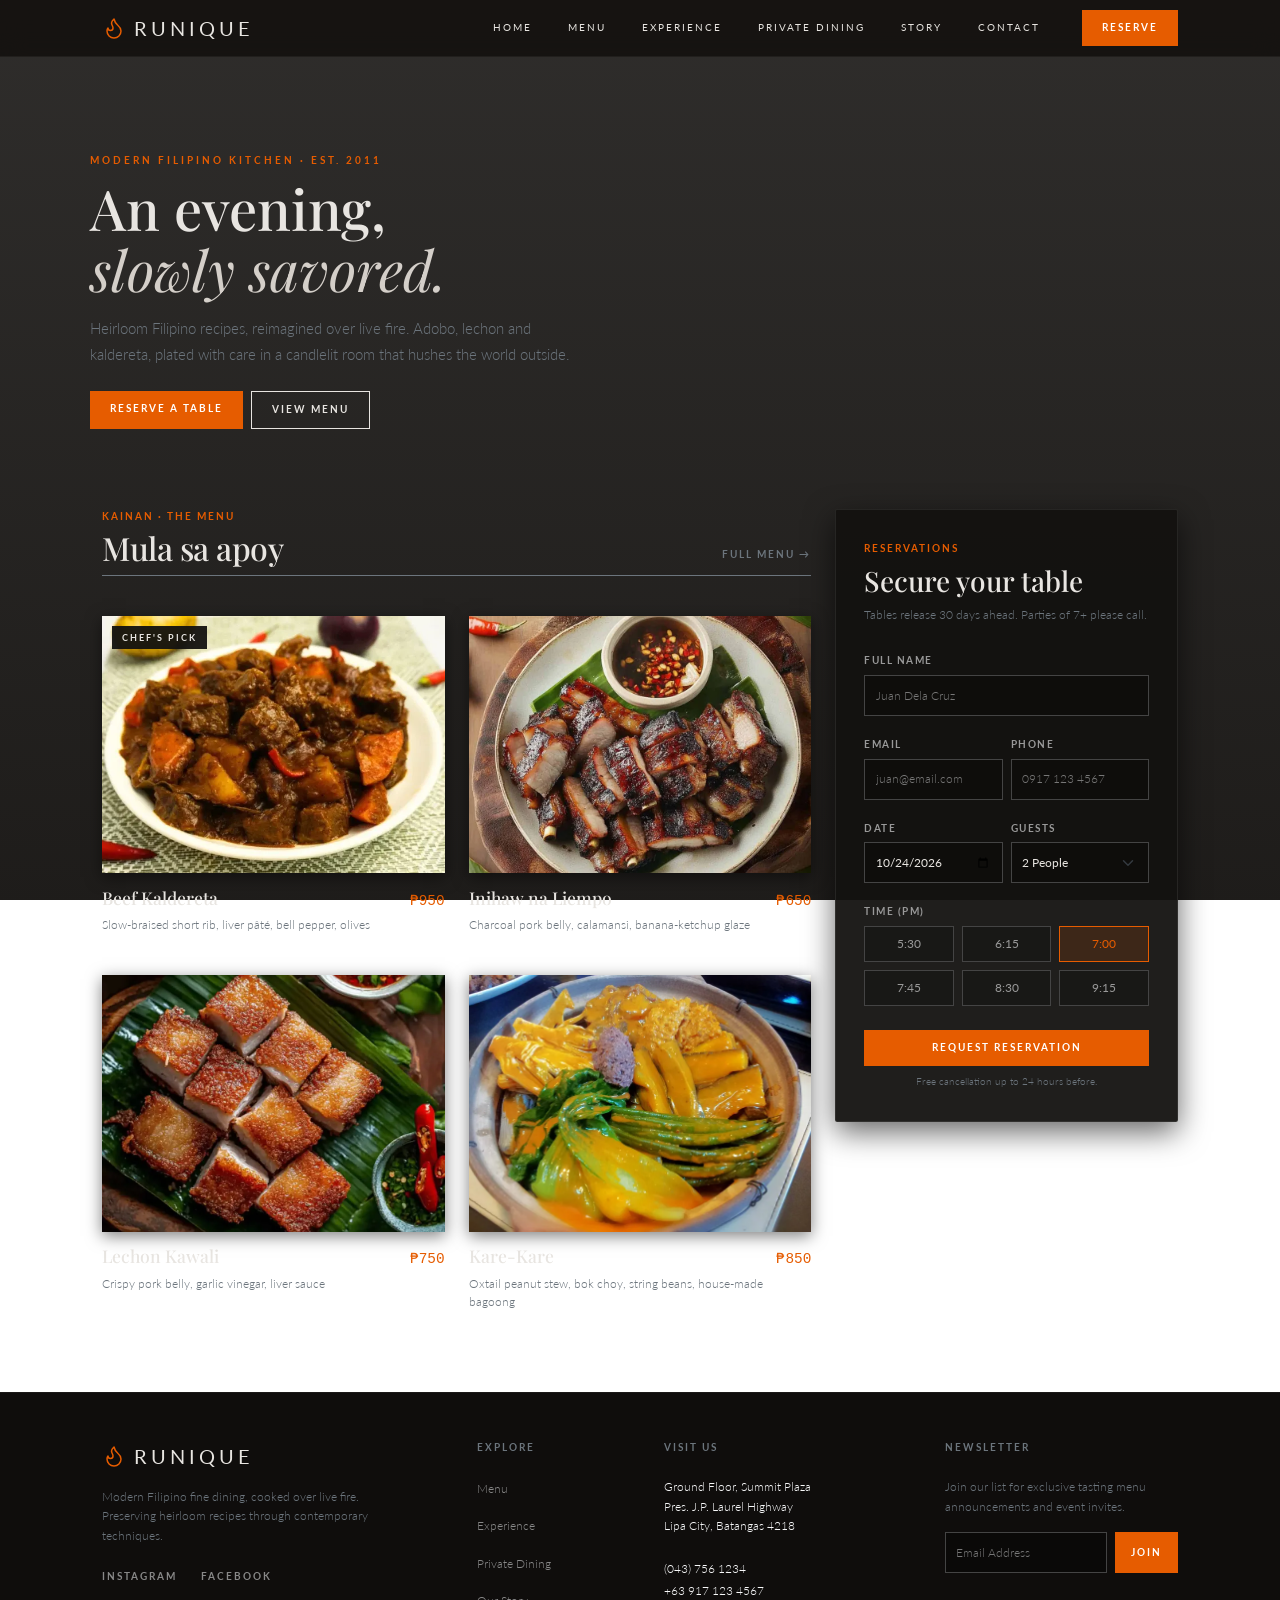
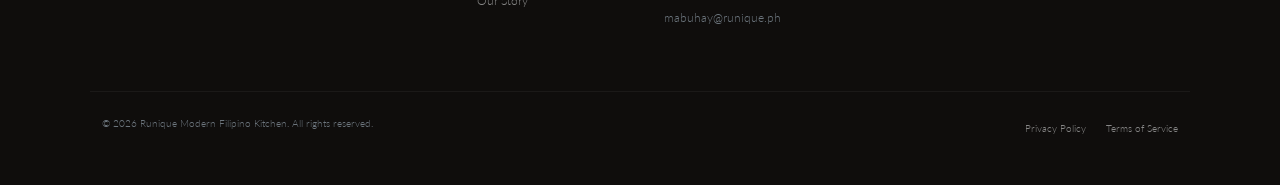
<file: index.html>
<!doctype html>
<html lang="en">
  <head>
    <meta charset="UTF-8" />
    <meta name="viewport" content="width=device-width, initial-scale=1.0" />
    <title>Runique</title>
    <link
      href="https://cdn.jsdelivr.net/npm/bootstrap@5.3.0/dist/css/bootstrap.min.css"
      rel="stylesheet"
    />
    <link
      href="https://fonts.googleapis.com/css2?family=Playfair+Display:ital,wght@0,400;0,500;0,600;1,400;1,500&family=Lato:wght@300;400;700&display=swap"
      rel="stylesheet"
    />
    <link rel="stylesheet" href="styles.css" />
  </head>
  <body>
    <!-- Sticky Navigation -->
    <nav class="navbar navbar-expand-lg py-2 sticky-top">
      <div class="container">
        <a class="navbar-brand d-flex align-items-center" href="index.html">
          <svg
            xmlns="http://www.w3.org/2000/svg"
            width="24"
            height="24"
            viewBox="0 0 24 24"
            fill="none"
            stroke="#E65C00"
            stroke-width="1.5"
            stroke-linecap="round"
            stroke-linejoin="round"
            class="me-2"
          >
            <path
              d="M8.5 14.5A2.5 2.5 0 0 0 11 12c0-1.38-.5-2-1-3-1.072-2.143-.224-4.054 2-6 .5 2.5 2 4.9 4 6.5 2 1.6 3 3.5 3 5.5a7 7 0 1 1-14 0c0-1.153.433-2.294 1-3a2.5 2.5 0 0 0 2.5 2.5z"
            ></path>
          </svg>
          RUNIQUE
        </a>
        <button
          class="navbar-toggler navbar-dark border-0"
          type="button"
          data-bs-toggle="collapse"
          data-bs-target="#navbarNav"
        >
          <span
            class="navbar-toggler-icon"
            style="width: 1.25em; height: 1.25em"
          ></span>
        </button>
        <div
          class="collapse navbar-collapse justify-content-end"
          id="navbarNav"
        >
          <ul class="navbar-nav align-items-center">
            <li class="nav-item">
              <a class="nav-link text-orange" href="index.html">Home</a>
            </li>
            <li class="nav-item">
              <a class="nav-link" href="menu.html">Menu</a>
            </li>
            <li class="nav-item">
              <a class="nav-link" href="experience.html">Experience</a>
            </li>
            <li class="nav-item">
              <a class="nav-link" href="private-dining.html">Private Dining</a>
            </li>
            <li class="nav-item">
              <a class="nav-link" href="about.html">Story</a>
            </li>
            <li class="nav-item">
              <a class="nav-link" href="contact.html">Contact</a>
            </li>
            <li class="nav-item ms-lg-4 mt-2 mt-lg-0">
              <a class="btn btn-orange" href="reserve.html">Reserve</a>
            </li>
          </ul>
        </div>
      </div>
    </nav>

    <!-- Hero Section -->
    <section class="container hero-section">
      <div class="row">
        <div class="col-lg-8">
          <p
            class="text-orange text-uppercase mb-2"
            style="letter-spacing: 3px; font-size: 0.65rem; font-weight: 700"
          >
            Modern Filipino Kitchen · Est. 2011
          </p>
          <h1 class="hero-title">An evening,<br /><em>slowly savored.</em></h1>
          <p
            class="text-secondary mb-4"
            style="
              max-width: 480px;
              font-size: 0.95rem;
              line-height: 1.7;
              font-weight: 300;
            "
          >
            Heirloom Filipino recipes, reimagined over live fire. Adobo, lechon
            and kaldereta, plated with care in a candlelit room that hushes the
            world outside.
          </p>
          <div class="d-flex gap-2 flex-wrap">
            <a href="reserve.html" class="btn btn-orange">Reserve a Table</a>
            <a href="menu.html" class="btn btn-outline-light">View Menu</a>
          </div>
        </div>
      </div>
    </section>

    <!-- Main Content Area: Menu & Sidebar -->
    <section class="container">
      <div class="row g-4">
        <div class="col-lg-8">
          <div
            class="d-flex justify-content-between align-items-end mb-3 border-bottom border-secondary pb-2"
          >
            <div>
              <p
                class="text-orange text-uppercase mb-1"
                style="
                  font-size: 0.65rem;
                  letter-spacing: 2px;
                  font-weight: 700;
                "
              >
                Kainan · The Menu
              </p>
              <h2
                style="
                  font-size: clamp(1.5rem, 3vw, 2rem);
                  letter-spacing: -0.5px;
                  margin-bottom: 0;
                "
              >
                Mula sa apoy
              </h2>
            </div>
            <a
              href="menu.html"
              class="text-secondary text-uppercase text-decoration-none footer-link pb-1"
              style="font-size: 0.65rem; letter-spacing: 2px; font-weight: 700"
              >Full Menu →</a
            >
          </div>

          <div class="row g-4 mt-1">
            <div class="col-md-6 menu-item-wrapper">
              <div class="image-container">
                <span class="chef-badge">Chef's Pick</span>
                <img
                  src="pictures/caldereta.webp"
                  class="menu-card-img"
                  alt="Beef Kaldereta"
                />
              </div>
              <div
                class="d-flex justify-content-between align-items-baseline mb-1"
              >
                <h3 class="mb-0 h6" style="font-size: 1.1rem">
                  Beef Kaldereta
                </h3>
                <span
                  class="text-orange font-monospace"
                  style="font-size: 0.9rem"
                  >₱950</span
                >
              </div>
              <p
                class="text-secondary small"
                style="line-height: 1.5; font-weight: 300"
              >
                Slow-braised short rib, liver pâté, bell pepper, olives
              </p>
            </div>

            <div class="col-md-6 menu-item-wrapper">
              <div class="image-container">
                <img
                  src="pictures/liempo.webp"
                  class="menu-card-img"
                  alt="Inihaw na Liempo"
                />
              </div>
              <div
                class="d-flex justify-content-between align-items-baseline mb-1"
              >
                <h3 class="mb-0 h6" style="font-size: 1.1rem">
                  Inihaw na Liempo
                </h3>
                <span
                  class="text-orange font-monospace"
                  style="font-size: 0.9rem"
                  >₱650</span
                >
              </div>
              <p
                class="text-secondary small"
                style="line-height: 1.5; font-weight: 300"
              >
                Charcoal pork belly, calamansi, banana-ketchup glaze
              </p>
            </div>

            <div class="col-md-6 menu-item-wrapper">
              <div class="image-container">
                <img
                  src="pictures/lechon.webp"
                  class="menu-card-img"
                  alt="Lechon Kawali"
                />
              </div>
              <div
                class="d-flex justify-content-between align-items-baseline mb-1"
              >
                <h3 class="mb-0 h6" style="font-size: 1.1rem">Lechon Kawali</h3>
                <span
                  class="text-orange font-monospace"
                  style="font-size: 0.9rem"
                  >₱750</span
                >
              </div>
              <p
                class="text-secondary small"
                style="line-height: 1.5; font-weight: 300"
              >
                Crispy pork belly, garlic vinegar, liver sauce
              </p>
            </div>

            <div class="col-md-6 menu-item-wrapper">
              <div class="image-container">
                <img
                  src="pictures/kare.webp"
                  class="menu-card-img"
                  alt="Kare-Kare"
                />
              </div>
              <div
                class="d-flex justify-content-between align-items-baseline mb-1"
              >
                <h3 class="mb-0 h6" style="font-size: 1.1rem">Kare-Kare</h3>
                <span
                  class="text-orange font-monospace"
                  style="font-size: 0.9rem"
                  >₱850</span
                >
              </div>
              <p
                class="text-secondary small"
                style="line-height: 1.5; font-weight: 300"
              >
                Oxtail peanut stew, bok choy, string beans, house-made bagoong
              </p>
            </div>
          </div>
        </div>

        <!-- Right Column: Reservation Sidebar -->
        <div class="col-lg-4">
          <div class="reservation-sidebar sticky-top">
            <p
              class="text-orange text-uppercase mb-2"
              style="font-size: 0.6rem; letter-spacing: 2px; font-weight: 700"
            >
              Reservations
            </p>
            <h3 class="mb-2" style="font-size: 1.75rem">Secure your table</h3>
            <p
              class="text-secondary small mb-4"
              style="line-height: 1.5; font-weight: 300"
            >
              Tables release 30 days ahead. Parties of 7+ please call.
            </p>

            <form action="reserve.html">
              <div class="mb-3">
                <label class="form-label">Full Name</label>
                <input
                  type="text"
                  class="form-control"
                  placeholder="Juan Dela Cruz"
                />
              </div>

              <div class="row g-2 mb-3">
                <div class="col-6">
                  <label class="form-label">Email</label>
                  <input
                    type="email"
                    class="form-control"
                    placeholder="juan@email.com"
                  />
                </div>
                <div class="col-6">
                  <label class="form-label">Phone</label>
                  <input
                    type="tel"
                    class="form-control"
                    placeholder="0917 123 4567"
                  />
                </div>
              </div>

              <div class="row g-2 mb-3">
                <div class="col-6">
                  <label class="form-label">Date</label>
                  <input type="date" class="form-control" value="2026-10-24" />
                </div>
                <div class="col-6">
                  <label class="form-label">Guests</label>
                  <select class="form-select">
                    <option>2 People</option>
                    <option>3 People</option>
                    <option>4 People</option>
                  </select>
                </div>
              </div>

              <label class="form-label">Time (PM)</label>
              <div class="row g-2 mb-4">
                <div class="col-4"><div class="time-slot">5:30</div></div>
                <div class="col-4"><div class="time-slot">6:15</div></div>
                <div class="col-4">
                  <div class="time-slot active">7:00</div>
                </div>
                <div class="col-4"><div class="time-slot">7:45</div></div>
                <div class="col-4"><div class="time-slot">8:30</div></div>
                <div class="col-4"><div class="time-slot">9:15</div></div>
              </div>

              <button type="submit" class="btn btn-orange w-100 mb-2">
                Request Reservation
              </button>
              <p
                class="text-secondary text-center"
                style="font-size: 0.65rem; font-weight: 300; margin-bottom: 0"
              >
                Free cancellation up to 24 hours before.
              </p>
            </form>
          </div>
        </div>
      </div>
    </section>

    <!-- Footer Area -->
    <footer class="site-footer">
      <div class="container">
        <div class="row g-5 mb-5">
          <!-- Column 1: Brand & Info -->
          <div class="col-lg-4">
            <a
              class="navbar-brand d-flex align-items-center mb-3"
              href="index.html"
            >
              <svg
                xmlns="http://www.w3.org/2000/svg"
                width="24"
                height="24"
                viewBox="0 0 24 24"
                fill="none"
                stroke="#E65C00"
                stroke-width="1.5"
                stroke-linecap="round"
                stroke-linejoin="round"
                class="me-2"
              >
                <path
                  d="M8.5 14.5A2.5 2.5 0 0 0 11 12c0-1.38-.5-2-1-3-1.072-2.143-.224-4.054 2-6 .5 2.5 2 4.9 4 6.5 2 1.6 3 3.5 3 5.5a7 7 0 1 1-14 0c0-1.153.433-2.294 1-3a2.5 2.5 0 0 0 2.5 2.5z"
                ></path>
              </svg>
              RUNIQUE
            </a>
            <p
              class="text-secondary small mb-4"
              style="max-width: 280px; line-height: 1.6; font-weight: 300"
            >
              Modern Filipino fine dining, cooked over live fire. Preserving
              heirloom recipes through contemporary techniques.
            </p>
            <div class="d-flex gap-4">
              <a
                href="#"
                class="footer-link small text-uppercase"
                style="
                  letter-spacing: 2px;
                  font-weight: 700;
                  font-size: 0.65rem;
                "
                >Instagram</a
              >
              <a
                href="#"
                class="footer-link small text-uppercase"
                style="
                  letter-spacing: 2px;
                  font-weight: 700;
                  font-size: 0.65rem;
                "
                >Facebook</a
              >
            </div>
          </div>

          <!-- Column 2: Quick Links -->
          <div class="col-lg-2 col-md-6">
            <h6
              class="text-secondary text-uppercase mb-4"
              style="font-size: 0.65rem; letter-spacing: 2px; font-weight: 700"
            >
              Explore
            </h6>
            <ul class="list-unstyled mb-0 d-flex flex-column gap-3">
              <li>
                <a
                  href="menu.html"
                  class="footer-link small"
                  style="font-weight: 300"
                  >Menu</a
                >
              </li>
              <li>
                <a
                  href="experience.html"
                  class="footer-link small"
                  style="font-weight: 300"
                  >Experience</a
                >
              </li>
              <li>
                <a
                  href="private-dining.html"
                  class="footer-link small"
                  style="font-weight: 300"
                  >Private Dining</a
                >
              </li>
              <li>
                <a
                  href="about.html"
                  class="footer-link small"
                  style="font-weight: 300"
                  >Our Story</a
                >
              </li>
            </ul>
          </div>

          <!-- Column 3: Contact Details -->
          <div class="col-lg-3 col-md-6">
            <h6
              class="text-secondary text-uppercase mb-4"
              style="font-size: 0.65rem; letter-spacing: 2px; font-weight: 700"
            >
              Visit Us
            </h6>
            <p
              class="text-light mb-1 small"
              style="font-weight: 300; line-height: 1.6"
            >
              Ground Floor, Summit Plaza<br />Pres. J.P. Laurel Highway<br />Lipa
              City, Batangas 4218
            </p>
            <div class="mt-4">
              <p class="text-light mb-1 small" style="font-weight: 300">
                (043) 756 1234
              </p>
              <p class="text-light mb-1 small" style="font-weight: 300">
                +63 917 123 4567
              </p>
              <p class="text-secondary small mt-2" style="font-weight: 300">
                mabuhay@runique.ph
              </p>
            </div>
          </div>

          <!-- Column 4: Newsletter -->
          <div class="col-lg-3">
            <h6
              class="text-secondary text-uppercase mb-4"
              style="font-size: 0.65rem; letter-spacing: 2px; font-weight: 700"
            >
              Newsletter
            </h6>
            <p
              class="text-secondary small mb-3"
              style="font-weight: 300; line-height: 1.6"
            >
              Join our list for exclusive tasting menu announcements and event
              invites.
            </p>
            <form class="d-flex gap-2">
              <input
                type="email"
                class="form-control"
                placeholder="Email Address"
                style="
                  background-color: rgba(0, 0, 0, 0.3);
                  border: 1px solid #444;
                  color: #e8e5e1;
                  border-radius: 0;
                  font-size: 0.75rem;
                "
              />
              <button
                type="submit"
                class="btn btn-orange"
                style="padding: 8px 16px"
              >
                Join
              </button>
            </form>
          </div>
        </div>

        <!-- Bottom Row: Copyright & Legal Links -->
        <div
          class="row pt-4 border-top"
          style="border-color: rgba(255, 255, 255, 0.05) !important"
        >
          <div class="col-md-6 text-center text-md-start mb-2 mb-md-0">
            <p
              class="text-secondary small mb-0"
              style="font-size: 0.65rem; font-weight: 300"
            >
              &copy; 2026 Runique Modern Filipino Kitchen. All rights reserved.
            </p>
          </div>
          <div class="col-md-6 text-center text-md-end">
            <a
              href="#"
              class="footer-link small me-3"
              style="font-size: 0.65rem; font-weight: 300"
              >Privacy Policy</a
            >
            <a
              href="#"
              class="footer-link small"
              style="font-size: 0.65rem; font-weight: 300"
              >Terms of Service</a
            >
          </div>
        </div>
      </div>
    </footer>

    <!-- Bootstrap JS Bundle -->
    <script src="https://cdn.jsdelivr.net/npm/bootstrap@5.3.0/dist/js/bootstrap.bundle.min.js"></script>
  </body>
</html>
</file>
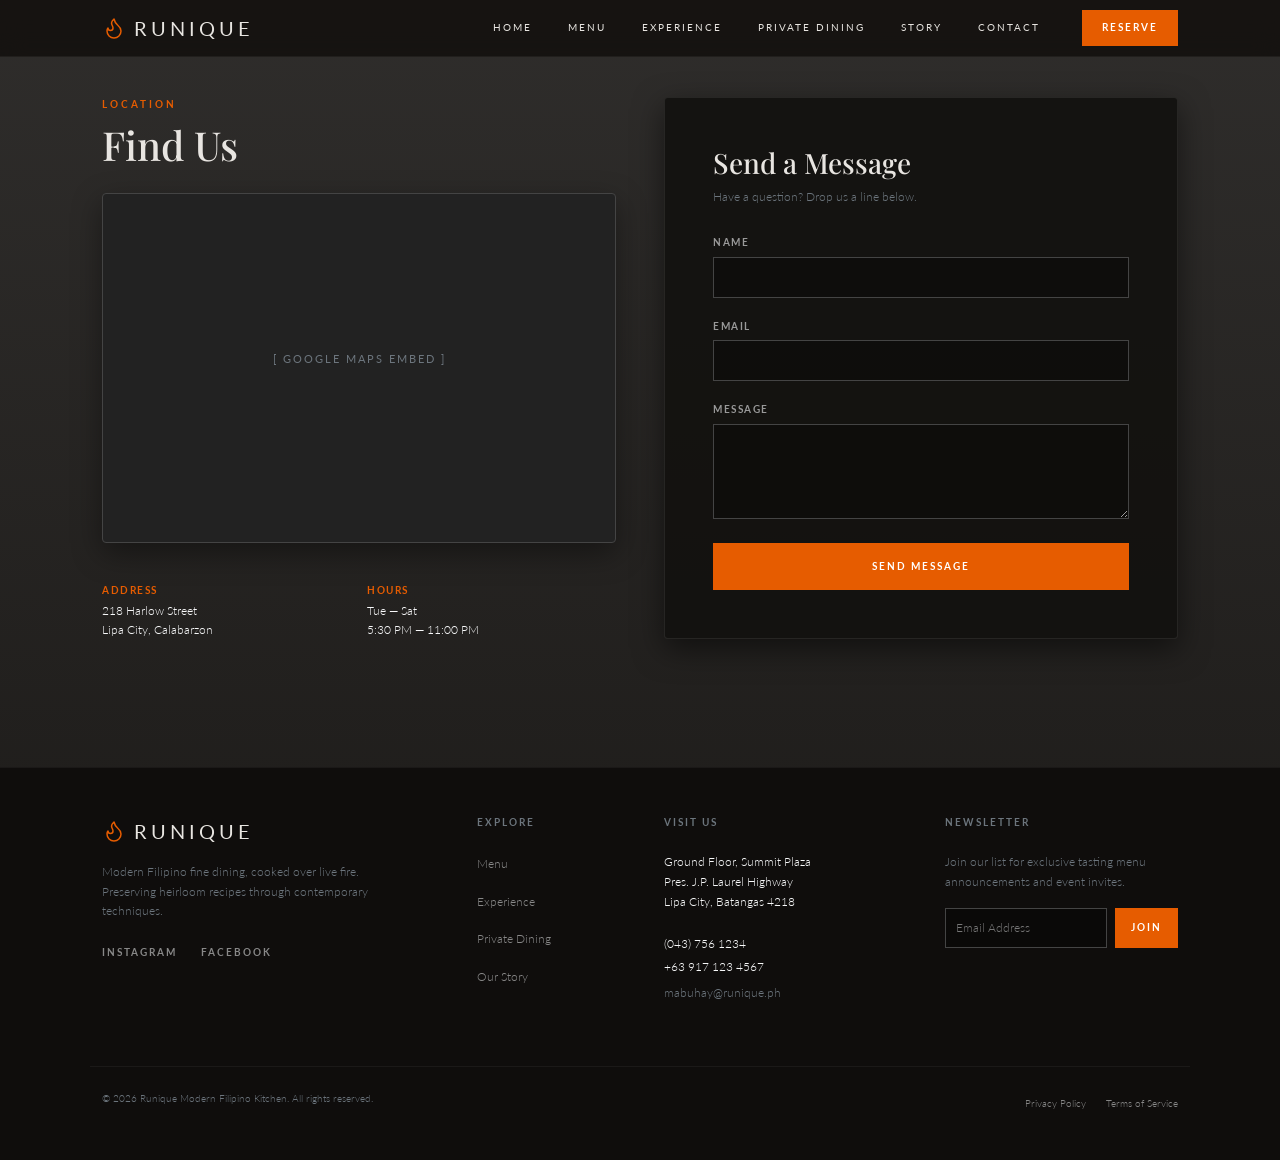
<file: contact.html>
<!doctype html>
<html lang="en">
  <head>
    <meta charset="UTF-8" />
    <meta name="viewport" content="width=device-width, initial-scale=1.0" />
    <title>Contact | Runique</title>
    <link
      href="https://cdn.jsdelivr.net/npm/bootstrap@5.3.0/dist/css/bootstrap.min.css"
      rel="stylesheet"
    />
    <link
      href="https://fonts.googleapis.com/css2?family=Playfair+Display:ital,wght@0,400;0,500;0,600;1,400;1,500&family=Lato:wght@300;400;700&display=swap"
      rel="stylesheet"
    />
    <link rel="stylesheet" href="styles.css" />
  </head>
  <body>
    <!-- Sticky Navigation -->
    <nav class="navbar navbar-expand-lg py-2 sticky-top">
      <div class="container">
        <a class="navbar-brand d-flex align-items-center" href="index.html">
          <svg
            xmlns="http://www.w3.org/2000/svg"
            width="24"
            height="24"
            viewBox="0 0 24 24"
            fill="none"
            stroke="#E65C00"
            stroke-width="1.5"
            stroke-linecap="round"
            stroke-linejoin="round"
            class="me-2"
          >
            <path
              d="M8.5 14.5A2.5 2.5 0 0 0 11 12c0-1.38-.5-2-1-3-1.072-2.143-.224-4.054 2-6 .5 2.5 2 4.9 4 6.5 2 1.6 3 3.5 3 5.5a7 7 0 1 1-14 0c0-1.153.433-2.294 1-3a2.5 2.5 0 0 0 2.5 2.5z"
            ></path>
          </svg>
          RUNIQUE
        </a>
        <button
          class="navbar-toggler navbar-dark border-0"
          type="button"
          data-bs-toggle="collapse"
          data-bs-target="#navbarNav"
        >
          <span
            class="navbar-toggler-icon"
            style="width: 1.25em; height: 1.25em"
          ></span>
        </button>
        <div
          class="collapse navbar-collapse justify-content-end"
          id="navbarNav"
        >
          <ul class="navbar-nav align-items-center">
            <li class="nav-item">
              <a class="nav-link" href="index.html">Home</a>
            </li>
            <li class="nav-item">
              <a class="nav-link" href="menu.html">Menu</a>
            </li>
            <li class="nav-item">
              <a class="nav-link" href="experience.html">Experience</a>
            </li>
            <li class="nav-item">
              <a class="nav-link" href="private-dining.html">Private Dining</a>
            </li>
            <li class="nav-item">
              <a class="nav-link" href="about.html">Story</a>
            </li>
            <li class="nav-item">
              <a class="nav-link text-orange" href="contact.html">Contact</a>
            </li>
            <li class="nav-item ms-lg-4 mt-2 mt-lg-0">
              <a class="btn btn-orange" href="reserve.html">Reserve</a>
            </li>
          </ul>
        </div>
      </div>
    </nav>

    <!-- Main Content Area: Contact & Location -->
    <section class="container mt-4 pt-3 pb-5">
      <div class="row g-5">
        <div class="col-lg-6">
          <p
            class="text-orange text-uppercase mb-2"
            style="font-size: 0.65rem; letter-spacing: 3px; font-weight: 700"
          >
            Location
          </p>
          <h1 class="mb-4" style="font-size: clamp(2rem, 4vw, 2.5rem)">
            Find Us
          </h1>

          <div
            class="rounded-1"
            style="
              background-color: #222;
              border: 1px solid #444;
              height: 350px;
              display: flex;
              align-items: center;
              justify-content: center;
              box-shadow: 0 10px 30px rgba(0, 0, 0, 0.4);
            "
          >
            <p
              class="text-secondary text-uppercase"
              style="letter-spacing: 2px; font-size: 0.7rem"
            >
              [ Google Maps Embed ]
            </p>
          </div>

          <div class="row mt-4 g-3">
            <div class="col-sm-6">
              <p
                class="text-orange text-uppercase mb-1"
                style="
                  font-size: 0.65rem;
                  font-weight: 700;
                  letter-spacing: 1.5px;
                "
              >
                Address
              </p>
              <p class="text-light small" style="font-weight: 300">
                218 Harlow Street<br />Lipa City, Calabarzon
              </p>
            </div>
            <div class="col-sm-6">
              <p
                class="text-orange text-uppercase mb-1"
                style="
                  font-size: 0.65rem;
                  font-weight: 700;
                  letter-spacing: 1.5px;
                "
              >
                Hours
              </p>
              <p class="text-light small" style="font-weight: 300">
                Tue — Sat<br />5:30 PM — 11:00 PM
              </p>
            </div>
          </div>
        </div>

        <!-- Direct Messaging Form -->
        <div class="col-lg-6">
          <div
            class="p-4 p-md-5 rounded-1"
            style="
              background-color: rgba(20, 18, 16, 0.95);
              border: 1px solid rgba(255, 255, 255, 0.08);
              box-shadow: 0 10px 30px rgba(0, 0, 0, 0.5);
            "
          >
            <h3 class="mb-2" style="font-size: 1.75rem">Send a Message</h3>
            <p
              class="text-secondary small mb-4"
              style="line-height: 1.5; font-weight: 300"
            >
              Have a question? Drop us a line below.
            </p>

            <form>
              <div class="mb-3">
                <label
                  class="form-label"
                  style="
                    text-transform: uppercase;
                    font-size: 0.6rem;
                    font-weight: 700;
                    letter-spacing: 1.5px;
                    color: #999;
                  "
                  >Name</label
                >
                <input
                  type="text"
                  class="form-control"
                  style="
                    background-color: rgba(0, 0, 0, 0.3);
                    border: 1px solid #444;
                    color: #e8e5e1;
                    border-radius: 0;
                    padding: 0.65rem;
                    font-size: 0.75rem;
                  "
                />
              </div>
              <div class="mb-3">
                <label
                  class="form-label"
                  style="
                    text-transform: uppercase;
                    font-size: 0.6rem;
                    font-weight: 700;
                    letter-spacing: 1.5px;
                    color: #999;
                  "
                  >Email</label
                >
                <input
                  type="email"
                  class="form-control"
                  style="
                    background-color: rgba(0, 0, 0, 0.3);
                    border: 1px solid #444;
                    color: #e8e5e1;
                    border-radius: 0;
                    padding: 0.65rem;
                    font-size: 0.75rem;
                  "
                />
              </div>
              <div class="mb-4">
                <label
                  class="form-label"
                  style="
                    text-transform: uppercase;
                    font-size: 0.6rem;
                    font-weight: 700;
                    letter-spacing: 1.5px;
                    color: #999;
                  "
                  >Message</label
                >
                <textarea
                  class="form-control"
                  rows="4"
                  style="
                    background-color: rgba(0, 0, 0, 0.3);
                    border: 1px solid #444;
                    color: #e8e5e1;
                    border-radius: 0;
                    padding: 0.65rem;
                    font-size: 0.75rem;
                  "
                ></textarea>
              </div>
              <button
                type="submit"
                class="btn btn-orange w-100 py-3"
                style="
                  padding: 10px 20px;
                  font-size: 0.65rem;
                  font-weight: 700;
                  letter-spacing: 2px;
                "
              >
                Send Message
              </button>
            </form>
          </div>
        </div>
      </div>
    </section>

    <!-- Footer Area -->
    <footer class="site-footer">
      <div class="container">
        <div class="row g-5 mb-5">
          <!-- Column 1: Brand & Info -->
          <div class="col-lg-4">
            <a
              class="navbar-brand d-flex align-items-center mb-3"
              href="index.html"
            >
              <svg
                xmlns="http://www.w3.org/2000/svg"
                width="24"
                height="24"
                viewBox="0 0 24 24"
                fill="none"
                stroke="#E65C00"
                stroke-width="1.5"
                stroke-linecap="round"
                stroke-linejoin="round"
                class="me-2"
              >
                <path
                  d="M8.5 14.5A2.5 2.5 0 0 0 11 12c0-1.38-.5-2-1-3-1.072-2.143-.224-4.054 2-6 .5 2.5 2 4.9 4 6.5 2 1.6 3 3.5 3 5.5a7 7 0 1 1-14 0c0-1.153.433-2.294 1-3a2.5 2.5 0 0 0 2.5 2.5z"
                ></path>
              </svg>
              RUNIQUE
            </a>
            <p
              class="text-secondary small mb-4"
              style="max-width: 280px; line-height: 1.6; font-weight: 300"
            >
              Modern Filipino fine dining, cooked over live fire. Preserving
              heirloom recipes through contemporary techniques.
            </p>
            <div class="d-flex gap-4">
              <a
                href="#"
                class="footer-link small text-uppercase"
                style="
                  letter-spacing: 2px;
                  font-weight: 700;
                  font-size: 0.65rem;
                "
                >Instagram</a
              >
              <a
                href="#"
                class="footer-link small text-uppercase"
                style="
                  letter-spacing: 2px;
                  font-weight: 700;
                  font-size: 0.65rem;
                "
                >Facebook</a
              >
            </div>
          </div>

          <!-- Column 2: Quick Links -->
          <div class="col-lg-2 col-md-6">
            <h6
              class="text-secondary text-uppercase mb-4"
              style="font-size: 0.65rem; letter-spacing: 2px; font-weight: 700"
            >
              Explore
            </h6>
            <ul class="list-unstyled mb-0 d-flex flex-column gap-3">
              <li>
                <a
                  href="menu.html"
                  class="footer-link small"
                  style="font-weight: 300"
                  >Menu</a
                >
              </li>
              <li>
                <a
                  href="experience.html"
                  class="footer-link small"
                  style="font-weight: 300"
                  >Experience</a
                >
              </li>
              <li>
                <a
                  href="private-dining.html"
                  class="footer-link small"
                  style="font-weight: 300"
                  >Private Dining</a
                >
              </li>
              <li>
                <a
                  href="about.html"
                  class="footer-link small"
                  style="font-weight: 300"
                  >Our Story</a
                >
              </li>
            </ul>
          </div>

          <!-- Column 3: Contact Details -->
          <div class="col-lg-3 col-md-6">
            <h6
              class="text-secondary text-uppercase mb-4"
              style="font-size: 0.65rem; letter-spacing: 2px; font-weight: 700"
            >
              Visit Us
            </h6>
            <p
              class="text-light mb-1 small"
              style="font-weight: 300; line-height: 1.6"
            >
              Ground Floor, Summit Plaza<br />Pres. J.P. Laurel Highway<br />Lipa
              City, Batangas 4218
            </p>
            <div class="mt-4">
              <p class="text-light mb-1 small" style="font-weight: 300">
                (043) 756 1234
              </p>
              <p class="text-light mb-1 small" style="font-weight: 300">
                +63 917 123 4567
              </p>
              <p class="text-secondary small mt-2" style="font-weight: 300">
                mabuhay@runique.ph
              </p>
            </div>
          </div>

          <!-- Column 4: Newsletter -->
          <div class="col-lg-3">
            <h6
              class="text-secondary text-uppercase mb-4"
              style="font-size: 0.65rem; letter-spacing: 2px; font-weight: 700"
            >
              Newsletter
            </h6>
            <p
              class="text-secondary small mb-3"
              style="font-weight: 300; line-height: 1.6"
            >
              Join our list for exclusive tasting menu announcements and event
              invites.
            </p>
            <form class="d-flex gap-2">
              <input
                type="email"
                class="form-control"
                placeholder="Email Address"
                style="
                  background-color: rgba(0, 0, 0, 0.3);
                  border: 1px solid #444;
                  color: #e8e5e1;
                  border-radius: 0;
                  font-size: 0.75rem;
                "
              />
              <button
                type="submit"
                class="btn btn-orange"
                style="padding: 8px 16px"
              >
                Join
              </button>
            </form>
          </div>
        </div>

        <!-- Bottom Row: Copyright & Legal Links -->
        <div
          class="row pt-4 border-top"
          style="border-color: rgba(255, 255, 255, 0.05) !important"
        >
          <div class="col-md-6 text-center text-md-start mb-2 mb-md-0">
            <p
              class="text-secondary small mb-0"
              style="font-size: 0.65rem; font-weight: 300"
            >
              &copy; 2026 Runique Modern Filipino Kitchen. All rights reserved.
            </p>
          </div>
          <div class="col-md-6 text-center text-md-end">
            <a
              href="#"
              class="footer-link small me-3"
              style="font-size: 0.65rem; font-weight: 300"
              >Privacy Policy</a
            >
            <a
              href="#"
              class="footer-link small"
              style="font-size: 0.65rem; font-weight: 300"
              >Terms of Service</a
            >
          </div>
        </div>
      </div>
    </footer>

    <!-- Bootstrap JS Bundle -->
    <script src="https://cdn.jsdelivr.net/npm/bootstrap@5.3.0/dist/js/bootstrap.bundle.min.js"></script>
  </body>
</html>
</file>
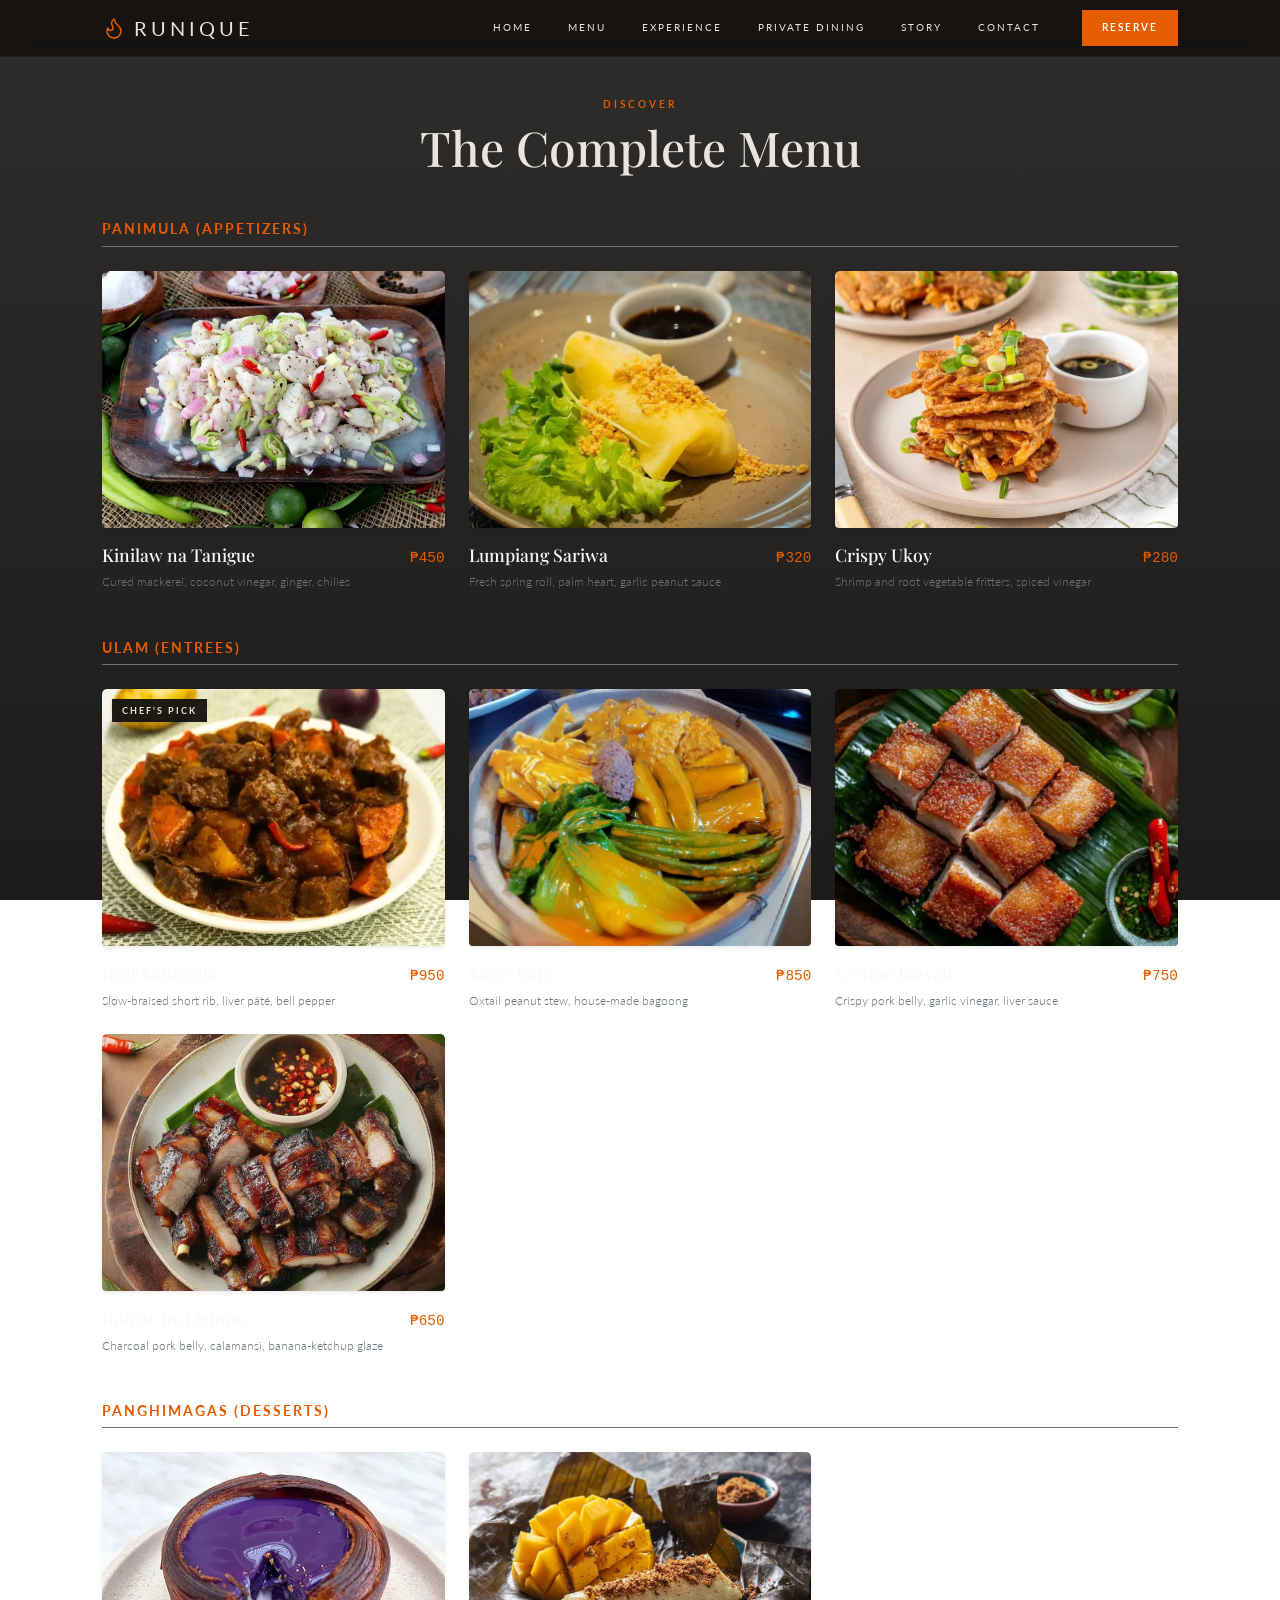
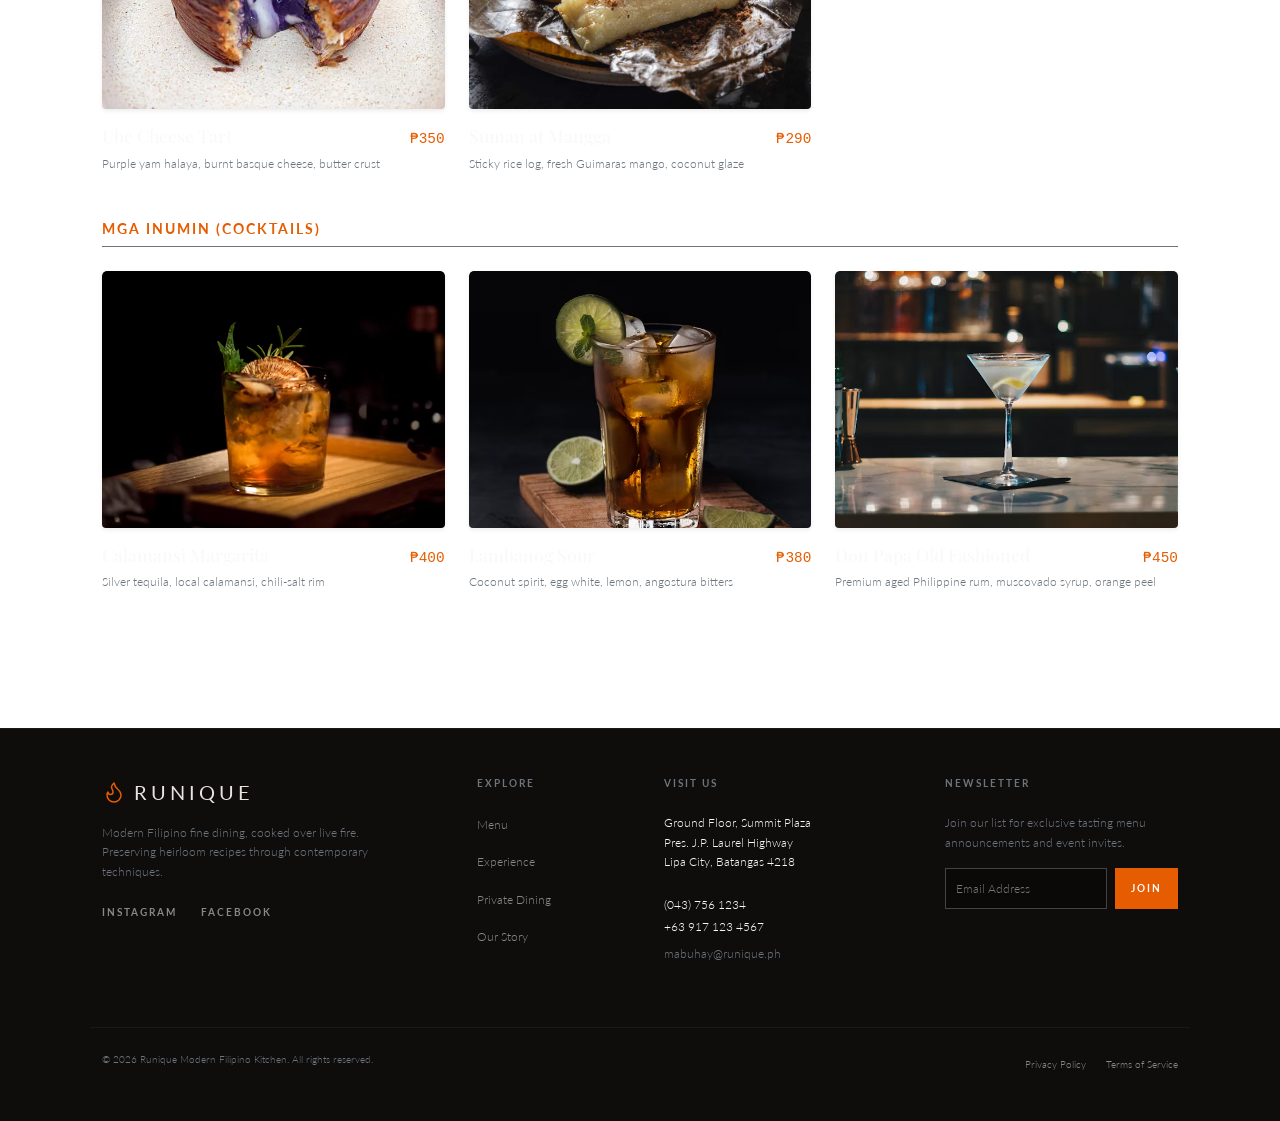
<file: menu.html>
<!doctype html>
<html lang="en">
  <head>
    <meta charset="UTF-8" />
    <meta name="viewport" content="width=device-width, initial-scale=1.0" />
    <title>Full Menu | Runique</title>
    <link
      href="https://cdn.jsdelivr.net/npm/bootstrap@5.3.0/dist/css/bootstrap.min.css"
      rel="stylesheet"
    />
    <link
      href="https://fonts.googleapis.com/css2?family=Playfair+Display:ital,wght@0,400;0,500;0,600;1,400;1,500&family=Lato:wght@300;400;700&display=swap"
      rel="stylesheet"
    />
    <link rel="stylesheet" href="styles.css" />
  </head>
  <body>
    <!-- Sticky Navigation -->
    <nav class="navbar navbar-expand-lg py-2 sticky-top">
      <div class="container">
        <a class="navbar-brand d-flex align-items-center" href="index.html">
          <svg
            xmlns="http://www.w3.org/2000/svg"
            width="24"
            height="24"
            viewBox="0 0 24 24"
            fill="none"
            stroke="#E65C00"
            stroke-width="1.5"
            stroke-linecap="round"
            stroke-linejoin="round"
            class="me-2"
          >
            <path
              d="M8.5 14.5A2.5 2.5 0 0 0 11 12c0-1.38-.5-2-1-3-1.072-2.143-.224-4.054 2-6 .5 2.5 2 4.9 4 6.5 2 1.6 3 3.5 3 5.5a7 7 0 1 1-14 0c0-1.153.433-2.294 1-3a2.5 2.5 0 0 0 2.5 2.5z"
            ></path>
          </svg>
          RUNIQUE
        </a>
        <button
          class="navbar-toggler navbar-dark border-0"
          type="button"
          data-bs-toggle="collapse"
          data-bs-target="#navbarNav"
        >
          <span
            class="navbar-toggler-icon"
            style="width: 1.25em; height: 1.25em"
          ></span>
        </button>
        <div
          class="collapse navbar-collapse justify-content-end"
          id="navbarNav"
        >
          <ul class="navbar-nav align-items-center">
            <li class="nav-item">
              <a class="nav-link" href="index.html">Home</a>
            </li>
            <li class="nav-item">
              <a class="nav-link text-orange" href="menu.html">Menu</a>
            </li>
            <li class="nav-item">
              <a class="nav-link" href="experience.html">Experience</a>
            </li>
            <li class="nav-item">
              <a class="nav-link" href="private-dining.html">Private Dining</a>
            </li>
            <li class="nav-item">
              <a class="nav-link" href="about.html">Story</a>
            </li>
            <li class="nav-item">
              <a class="nav-link" href="contact.html">Contact</a>
            </li>
            <li class="nav-item ms-lg-4 mt-2 mt-lg-0">
              <a class="btn btn-orange" href="reserve.html">Reserve</a>
            </li>
          </ul>
        </div>
      </div>
    </nav>

    <!-- Main Content Area: Menu -->
    <section class="container mt-4 pt-3 pb-5">
      <div class="text-center mb-5">
        <p
          class="text-orange text-uppercase mb-2"
          style="font-size: 0.65rem; letter-spacing: 3px; font-weight: 700"
        >
          Discover
        </p>
        <h1
          style="
            font-size: clamp(2rem, 5vw, 3rem);
            line-height: 1.1;
            margin-bottom: 1rem;
          "
        >
          The Complete Menu
        </h1>
      </div>

      <!-- ========================================== -->
      <!-- PANIMULA (Appetizers)                      -->
      <!-- ========================================== -->
      <h3
        class="text-orange border-bottom border-secondary pb-2 mb-4"
        style="
          font-family: &quot;Lato&quot;, sans-serif;
          font-size: 0.85rem;
          text-transform: uppercase;
          letter-spacing: 2px;
          font-weight: 700;
        "
      >
        Panimula (Appetizers)
      </h3>

      <div class="row row-cols-1 row-cols-md-2 row-cols-lg-3 g-4 mb-5">
        <!-- Kinilaw Card -->
        <div class="col">
          <div
            class="card h-100 bg-transparent border-0 menu-card"
            data-bs-toggle="modal"
            data-bs-target="#modalKinilaw"
          >
            <div
              class="image-container rounded-1 overflow-hidden mb-3 shadow-sm"
            >
              <img
                src="pictures/kinilaw-recipe.webp"
                class="card-img-top menu-card-img"
                style="aspect-ratio: 4/3; object-fit: cover"
                alt="Kinilaw"
              />
            </div>
            <div class="card-body p-0 text-light">
              <!-- FORCED LIGHT TEXT -->
              <div
                class="d-flex justify-content-between align-items-baseline mb-1"
              >
                <h4 class="h6 mb-0 text-light" style="font-size: 1.1rem">
                  Kinilaw na Tanigue
                </h4>
                <span
                  class="text-orange font-monospace"
                  style="font-size: 0.9rem"
                  >₱450</span
                >
              </div>
              <p class="text-secondary small mb-0" style="font-weight: 300">
                Cured mackerel, coconut vinegar, ginger, chilies
              </p>
            </div>
          </div>
        </div>

        <!-- Lumpiang Sariwa Card -->
        <div class="col">
          <div
            class="card h-100 bg-transparent border-0 menu-card"
            data-bs-toggle="modal"
            data-bs-target="#modalLumpia"
          >
            <div
              class="image-container rounded-1 overflow-hidden mb-3 shadow-sm"
            >
              <img
                src="pictures/lumpia.webp"
                class="card-img-top menu-card-img"
                style="aspect-ratio: 4/3; object-fit: cover"
                alt="Lumpiang Sariwa"
              />
            </div>
            <div class="card-body p-0 text-light">
              <div
                class="d-flex justify-content-between align-items-baseline mb-1"
              >
                <h4 class="h6 mb-0 text-light" style="font-size: 1.1rem">
                  Lumpiang Sariwa
                </h4>
                <span
                  class="text-orange font-monospace"
                  style="font-size: 0.9rem"
                  >₱320</span
                >
              </div>
              <p class="text-secondary small mb-0" style="font-weight: 300">
                Fresh spring roll, palm heart, garlic peanut sauce
              </p>
            </div>
          </div>
        </div>

        <!-- Crispy Ukoy Card -->
        <div class="col">
          <div
            class="card h-100 bg-transparent border-0 menu-card"
            data-bs-toggle="modal"
            data-bs-target="#modalUkoy"
          >
            <div
              class="image-container rounded-1 overflow-hidden mb-3 shadow-sm"
            >
              <img
                src="pictures/okoy.webp"
                class="card-img-top menu-card-img"
                style="aspect-ratio: 4/3; object-fit: cover"
                alt="Crispy Ukoy"
              />
            </div>
            <div class="card-body p-0 text-light">
              <div
                class="d-flex justify-content-between align-items-baseline mb-1"
              >
                <h4 class="h6 mb-0 text-light" style="font-size: 1.1rem">
                  Crispy Ukoy
                </h4>
                <span
                  class="text-orange font-monospace"
                  style="font-size: 0.9rem"
                  >₱280</span
                >
              </div>
              <p class="text-secondary small mb-0" style="font-weight: 300">
                Shrimp and root vegetable fritters, spiced vinegar
              </p>
            </div>
          </div>
        </div>
      </div>

      <!-- ========================================== -->
      <!-- ULAM (Entrees)                             -->
      <!-- ========================================== -->
      <h3
        class="text-orange border-bottom border-secondary pb-2 mb-4"
        style="
          font-family: &quot;Lato&quot;, sans-serif;
          font-size: 0.85rem;
          text-transform: uppercase;
          letter-spacing: 2px;
          font-weight: 700;
        "
      >
        Ulam (Entrees)
      </h3>

      <div class="row row-cols-1 row-cols-md-2 row-cols-lg-3 g-4 mb-5">
        <!-- Kaldereta Card -->
        <div class="col">
          <div
            class="card h-100 bg-transparent border-0 menu-card"
            data-bs-toggle="modal"
            data-bs-target="#modalKaldereta"
          >
            <div
              class="image-container rounded-1 overflow-hidden mb-3 shadow-sm position-relative"
            >
              <span
                class="chef-badge"
                style="
                  position: absolute;
                  top: 10px;
                  left: 10px;
                  background-color: rgba(20, 18, 16, 0.95);
                  color: #e8e5e1;
                  padding: 5px 10px;
                  font-size: 0.55rem;
                  font-weight: 700;
                  letter-spacing: 2px;
                  text-transform: uppercase;
                  z-index: 2;
                "
                >Chef's Pick</span
              >
              <img
                src="pictures/caldereta.webp"
                class="card-img-top menu-card-img"
                style="aspect-ratio: 4/3; object-fit: cover"
                alt="Beef Kaldereta"
              />
            </div>
            <div class="card-body p-0 text-light">
              <div
                class="d-flex justify-content-between align-items-baseline mb-1"
              >
                <h4 class="h6 mb-0 text-light" style="font-size: 1.1rem">
                  Beef Kaldereta
                </h4>
                <span
                  class="text-orange font-monospace"
                  style="font-size: 0.9rem"
                  >₱950</span
                >
              </div>
              <p class="text-secondary small mb-0" style="font-weight: 300">
                Slow-braised short rib, liver pâté, bell pepper
              </p>
            </div>
          </div>
        </div>

        <!-- Kare-Kare Card -->
        <div class="col">
          <div
            class="card h-100 bg-transparent border-0 menu-card"
            data-bs-toggle="modal"
            data-bs-target="#modalKarekare"
          >
            <div
              class="image-container rounded-1 overflow-hidden mb-3 shadow-sm"
            >
              <img
                src="pictures/kare.webp"
                class="card-img-top menu-card-img"
                style="aspect-ratio: 4/3; object-fit: cover"
                alt="Kare-Kare"
              />
            </div>
            <div class="card-body p-0 text-light">
              <div
                class="d-flex justify-content-between align-items-baseline mb-1"
              >
                <h4 class="h6 mb-0 text-light" style="font-size: 1.1rem">
                  Kare-Kare
                </h4>
                <span
                  class="text-orange font-monospace"
                  style="font-size: 0.9rem"
                  >₱850</span
                >
              </div>
              <p class="text-secondary small mb-0" style="font-weight: 300">
                Oxtail peanut stew, house-made bagoong
              </p>
            </div>
          </div>
        </div>

        <!-- Lechon Kawali Card -->
        <div class="col">
          <div
            class="card h-100 bg-transparent border-0 menu-card"
            data-bs-toggle="modal"
            data-bs-target="#modalLechon"
          >
            <div
              class="image-container rounded-1 overflow-hidden mb-3 shadow-sm"
            >
              <img
                src="pictures/lechon.webp"
                class="card-img-top menu-card-img"
                style="aspect-ratio: 4/3; object-fit: cover"
                alt="Lechon Kawali"
              />
            </div>
            <div class="card-body p-0 text-light">
              <div
                class="d-flex justify-content-between align-items-baseline mb-1"
              >
                <h4 class="h6 mb-0 text-light" style="font-size: 1.1rem">
                  Lechon Kawali
                </h4>
                <span
                  class="text-orange font-monospace"
                  style="font-size: 0.9rem"
                  >₱750</span
                >
              </div>
              <p class="text-secondary small mb-0" style="font-weight: 300">
                Crispy pork belly, garlic vinegar, liver sauce
              </p>
            </div>
          </div>
        </div>

        <!-- Inihaw na Liempo Card -->
        <div class="col">
          <div
            class="card h-100 bg-transparent border-0 menu-card"
            data-bs-toggle="modal"
            data-bs-target="#modalLiempo"
          >
            <div
              class="image-container rounded-1 overflow-hidden mb-3 shadow-sm"
            >
              <img
                src="pictures/liempo.webp"
                class="card-img-top menu-card-img"
                style="aspect-ratio: 4/3; object-fit: cover"
                alt="Inihaw na Liempo"
              />
            </div>
            <div class="card-body p-0 text-light">
              <div
                class="d-flex justify-content-between align-items-baseline mb-1"
              >
                <h4 class="h6 mb-0 text-light" style="font-size: 1.1rem">
                  Inihaw na Liempo
                </h4>
                <span
                  class="text-orange font-monospace"
                  style="font-size: 0.9rem"
                  >₱650</span
                >
              </div>
              <p class="text-secondary small mb-0" style="font-weight: 300">
                Charcoal pork belly, calamansi, banana-ketchup glaze
              </p>
            </div>
          </div>
        </div>
      </div>

      <!-- ========================================== -->
      <!-- PANGHIMAGAS (Desserts)                     -->
      <!-- ========================================== -->
      <h3
        class="text-orange border-bottom border-secondary pb-2 mb-4"
        style="
          font-family: &quot;Lato&quot;, sans-serif;
          font-size: 0.85rem;
          text-transform: uppercase;
          letter-spacing: 2px;
          font-weight: 700;
        "
      >
        Panghimagas (Desserts)
      </h3>

      <div class="row row-cols-1 row-cols-md-2 row-cols-lg-3 g-4 mb-5">
        <!-- Ube Tart Card -->
        <div class="col">
          <div
            class="card h-100 bg-transparent border-0 menu-card"
            data-bs-toggle="modal"
            data-bs-target="#modalUbe"
          >
            <div
              class="image-container rounded-1 overflow-hidden mb-3 shadow-sm"
            >
              <img
                src="pictures/ube.webp"
                class="card-img-top menu-card-img"
                style="aspect-ratio: 4/3; object-fit: cover"
                alt="Ube Cheese Tart"
              />
            </div>
            <div class="card-body p-0 text-light">
              <div
                class="d-flex justify-content-between align-items-baseline mb-1"
              >
                <h4 class="h6 mb-0 text-light" style="font-size: 1.1rem">
                  Ube Cheese Tart
                </h4>
                <span
                  class="text-orange font-monospace"
                  style="font-size: 0.9rem"
                  >₱350</span
                >
              </div>
              <p class="text-secondary small mb-0" style="font-weight: 300">
                Purple yam halaya, burnt basque cheese, butter crust
              </p>
            </div>
          </div>
        </div>

        <!-- Suman Card -->
        <div class="col">
          <div
            class="card h-100 bg-transparent border-0 menu-card"
            data-bs-toggle="modal"
            data-bs-target="#modalSuman"
          >
            <div
              class="image-container rounded-1 overflow-hidden mb-3 shadow-sm"
            >
              <img
                src="pictures/suman.webp"
                class="card-img-top menu-card-img"
                style="aspect-ratio: 4/3; object-fit: cover"
                alt="Suman at Mangga"
              />
            </div>
            <div class="card-body p-0 text-light">
              <div
                class="d-flex justify-content-between align-items-baseline mb-1"
              >
                <h4 class="h6 mb-0 text-light" style="font-size: 1.1rem">
                  Suman at Mangga
                </h4>
                <span
                  class="text-orange font-monospace"
                  style="font-size: 0.9rem"
                  >₱290</span
                >
              </div>
              <p class="text-secondary small mb-0" style="font-weight: 300">
                Sticky rice log, fresh Guimaras mango, coconut glaze
              </p>
            </div>
          </div>
        </div>
      </div>

      <!-- ========================================== -->
      <!-- MGA INUMIN (Cocktails)                     -->
      <!-- ========================================== -->
      <h3
        class="text-orange border-bottom border-secondary pb-2 mb-4"
        style="
          font-family: &quot;Lato&quot;, sans-serif;
          font-size: 0.85rem;
          text-transform: uppercase;
          letter-spacing: 2px;
          font-weight: 700;
        "
      >
        Mga Inumin (Cocktails)
      </h3>

      <div class="row row-cols-1 row-cols-md-2 row-cols-lg-3 g-4 mb-4">
        <!-- Margarita Card -->
        <div class="col">
          <div
            class="card h-100 bg-transparent border-0 menu-card"
            data-bs-toggle="modal"
            data-bs-target="#modalMargarita"
          >
            <div
              class="image-container rounded-1 overflow-hidden mb-3 shadow-sm"
            >
              <img
                src="pictures/calamansi.avif"
                class="card-img-top menu-card-img"
                style="aspect-ratio: 4/3; object-fit: cover"
                alt="Calamansi Margarita"
              />
            </div>
            <div class="card-body p-0 text-light">
              <div
                class="d-flex justify-content-between align-items-baseline mb-1"
              >
                <h4 class="h6 mb-0 text-light" style="font-size: 1.1rem">
                  Calamansi Margarita
                </h4>
                <span
                  class="text-orange font-monospace"
                  style="font-size: 0.9rem"
                  >₱400</span
                >
              </div>
              <p class="text-secondary small mb-0" style="font-weight: 300">
                Silver tequila, local calamansi, chili-salt rim
              </p>
            </div>
          </div>
        </div>

        <!-- Lambanog Sour Card -->
        <div class="col">
          <div
            class="card h-100 bg-transparent border-0 menu-card"
            data-bs-toggle="modal"
            data-bs-target="#modalLambanog"
          >
            <div
              class="image-container rounded-1 overflow-hidden mb-3 shadow-sm"
            >
              <img
                src="pictures/lambanog.avif"
                class="card-img-top menu-card-img"
                style="aspect-ratio: 4/3; object-fit: cover"
                alt="Lambanog Sour"
              />
            </div>
            <div class="card-body p-0 text-light">
              <div
                class="d-flex justify-content-between align-items-baseline mb-1"
              >
                <h4 class="h6 mb-0 text-light" style="font-size: 1.1rem">
                  Lambanog Sour
                </h4>
                <span
                  class="text-orange font-monospace"
                  style="font-size: 0.9rem"
                  >₱380</span
                >
              </div>
              <p class="text-secondary small mb-0" style="font-weight: 300">
                Coconut spirit, egg white, lemon, angostura bitters
              </p>
            </div>
          </div>
        </div>

        <!-- Old Fashioned Card -->
        <div class="col">
          <div
            class="card h-100 bg-transparent border-0 menu-card"
            data-bs-toggle="modal"
            data-bs-target="#modalDonPapa"
          >
            <div
              class="image-container rounded-1 overflow-hidden mb-3 shadow-sm"
            >
              <img
                src="pictures/old.avif"
                class="card-img-top menu-card-img"
                style="aspect-ratio: 4/3; object-fit: cover"
                alt="Don Papa Old Fashioned"
              />
            </div>
            <div class="card-body p-0 text-light">
              <div
                class="d-flex justify-content-between align-items-baseline mb-1"
              >
                <h4 class="h6 mb-0 text-light" style="font-size: 1.1rem">
                  Don Papa Old Fashioned
                </h4>
                <span
                  class="text-orange font-monospace"
                  style="font-size: 0.9rem"
                  >₱450</span
                >
              </div>
              <p class="text-secondary small mb-0" style="font-weight: 300">
                Premium aged Philippine rum, muscovado syrup, orange peel
              </p>
            </div>
          </div>
        </div>
      </div>
    </section>

    <!-- Footer Area -->
    <footer class="site-footer">
      <div class="container">
        <div class="row g-5 mb-5">
          <!-- Column 1: Brand & Info -->
          <div class="col-lg-4">
            <a
              class="navbar-brand d-flex align-items-center mb-3"
              href="index.html"
            >
              <svg
                xmlns="http://www.w3.org/2000/svg"
                width="24"
                height="24"
                viewBox="0 0 24 24"
                fill="none"
                stroke="#E65C00"
                stroke-width="1.5"
                stroke-linecap="round"
                stroke-linejoin="round"
                class="me-2"
              >
                <path
                  d="M8.5 14.5A2.5 2.5 0 0 0 11 12c0-1.38-.5-2-1-3-1.072-2.143-.224-4.054 2-6 .5 2.5 2 4.9 4 6.5 2 1.6 3 3.5 3 5.5a7 7 0 1 1-14 0c0-1.153.433-2.294 1-3a2.5 2.5 0 0 0 2.5 2.5z"
                ></path>
              </svg>
              RUNIQUE
            </a>
            <p
              class="text-secondary small mb-4"
              style="max-width: 280px; line-height: 1.6; font-weight: 300"
            >
              Modern Filipino fine dining, cooked over live fire. Preserving
              heirloom recipes through contemporary techniques.
            </p>
            <div class="d-flex gap-4">
              <a
                href="#"
                class="footer-link small text-uppercase"
                style="
                  letter-spacing: 2px;
                  font-weight: 700;
                  font-size: 0.65rem;
                "
                >Instagram</a
              >
              <a
                href="#"
                class="footer-link small text-uppercase"
                style="
                  letter-spacing: 2px;
                  font-weight: 700;
                  font-size: 0.65rem;
                "
                >Facebook</a
              >
            </div>
          </div>

          <!-- Column 2: Quick Links -->
          <div class="col-lg-2 col-md-6">
            <h6
              class="text-secondary text-uppercase mb-4"
              style="font-size: 0.65rem; letter-spacing: 2px; font-weight: 700"
            >
              Explore
            </h6>
            <ul class="list-unstyled mb-0 d-flex flex-column gap-3">
              <li>
                <a
                  href="menu.html"
                  class="footer-link small"
                  style="font-weight: 300"
                  >Menu</a
                >
              </li>
              <li>
                <a
                  href="experience.html"
                  class="footer-link small"
                  style="font-weight: 300"
                  >Experience</a
                >
              </li>
              <li>
                <a
                  href="private-dining.html"
                  class="footer-link small"
                  style="font-weight: 300"
                  >Private Dining</a
                >
              </li>
              <li>
                <a
                  href="about.html"
                  class="footer-link small"
                  style="font-weight: 300"
                  >Our Story</a
                >
              </li>
            </ul>
          </div>

          <!-- Column 3: Contact Details -->
          <div class="col-lg-3 col-md-6">
            <h6
              class="text-secondary text-uppercase mb-4"
              style="font-size: 0.65rem; letter-spacing: 2px; font-weight: 700"
            >
              Visit Us
            </h6>
            <p
              class="text-light mb-1 small"
              style="font-weight: 300; line-height: 1.6"
            >
              Ground Floor, Summit Plaza<br />Pres. J.P. Laurel Highway<br />Lipa
              City, Batangas 4218
            </p>
            <div class="mt-4">
              <p class="text-light mb-1 small" style="font-weight: 300">
                (043) 756 1234
              </p>
              <p class="text-light mb-1 small" style="font-weight: 300">
                +63 917 123 4567
              </p>
              <p class="text-secondary small mt-2" style="font-weight: 300">
                mabuhay@runique.ph
              </p>
            </div>
          </div>

          <!-- Column 4: Newsletter -->
          <div class="col-lg-3">
            <h6
              class="text-secondary text-uppercase mb-4"
              style="font-size: 0.65rem; letter-spacing: 2px; font-weight: 700"
            >
              Newsletter
            </h6>
            <p
              class="text-secondary small mb-3"
              style="font-weight: 300; line-height: 1.6"
            >
              Join our list for exclusive tasting menu announcements and event
              invites.
            </p>
            <form class="d-flex gap-2">
              <input
                type="email"
                class="form-control"
                placeholder="Email Address"
                style="
                  background-color: rgba(0, 0, 0, 0.3);
                  border: 1px solid #444;
                  color: #e8e5e1;
                  border-radius: 0;
                  font-size: 0.75rem;
                "
              />
              <button
                type="submit"
                class="btn btn-orange"
                style="padding: 8px 16px"
              >
                Join
              </button>
            </form>
          </div>
        </div>

        <!-- Bottom Row: Copyright & Legal Links -->
        <div
          class="row pt-4 border-top"
          style="border-color: rgba(255, 255, 255, 0.05) !important"
        >
          <div class="col-md-6 text-center text-md-start mb-2 mb-md-0">
            <p
              class="text-secondary small mb-0"
              style="font-size: 0.65rem; font-weight: 300"
            >
              &copy; 2026 Runique Modern Filipino Kitchen. All rights reserved.
            </p>
          </div>
          <div class="col-md-6 text-center text-md-end">
            <a
              href="#"
              class="footer-link small me-3"
              style="font-size: 0.65rem; font-weight: 300"
              >Privacy Policy</a
            >
            <a
              href="#"
              class="footer-link small"
              style="font-size: 0.65rem; font-weight: 300"
              >Terms of Service</a
            >
          </div>
        </div>
      </div>
    </footer>

    <!-- ========================================== -->
    <!-- HIDDEN MODALS (These pop up when clicked)  -->
    <!-- These MUST be outside the footer and before the script -->
    <!-- ========================================== -->

    <!-- Appetizer Modals -->
    <div class="modal fade" id="modalKinilaw" tabindex="-1" aria-hidden="true">
      <div class="modal-dialog modal-dialog-centered modal-lg">
        <div
          class="modal-content rounded-1"
          style="
            background-color: #12100e;
            border: 1px solid rgba(255, 255, 255, 0.1);
          "
        >
          <div class="modal-header border-secondary">
            <h5
              class="modal-title"
              style="
                font-family: &quot;Playfair Display&quot;, serif;
                font-size: 1.5rem;
                color: #e8e5e1;
              "
            >
              Kinilaw na Tanigue
            </h5>
            <button
              type="button"
              class="btn-close btn-close-white"
              data-bs-dismiss="modal"
              aria-label="Close"
            ></button>
          </div>
          <div class="modal-body p-4">
            <img
              src="pictures/kinilaw-recipe.webp"
              class="w-100 rounded-1 mb-4"
              style="aspect-ratio: 16/9; object-fit: cover"
              alt="Kinilaw"
            />
            <div class="d-flex justify-content-between align-items-center mb-3">
              <span class="text-orange font-monospace fs-5">₱450</span>
            </div>
            <p
              class="text-secondary"
              style="font-weight: 300; line-height: 1.7"
            >
              Fresh line-caught Spanish Mackerel cured in spiced coconut
              vinegar, red onions, ginger, and bird's eye chilies. A refreshing,
              acidic start to awaken the palate.
            </p>
          </div>
        </div>
      </div>
    </div>

    <div class="modal fade" id="modalLumpia" tabindex="-1" aria-hidden="true">
      <div class="modal-dialog modal-dialog-centered modal-lg">
        <div
          class="modal-content rounded-1"
          style="
            background-color: #12100e;
            border: 1px solid rgba(255, 255, 255, 0.1);
          "
        >
          <div class="modal-header border-secondary">
            <h5
              class="modal-title"
              style="
                font-family: &quot;Playfair Display&quot;, serif;
                font-size: 1.5rem;
                color: #e8e5e1;
              "
            >
              Lumpiang Sariwa
            </h5>
            <button
              type="button"
              class="btn-close btn-close-white"
              data-bs-dismiss="modal"
              aria-label="Close"
            ></button>
          </div>
          <div class="modal-body p-4">
            <img
              src="pictures/lumpia.webp"
              class="w-100 rounded-1 mb-4"
              style="aspect-ratio: 16/9; object-fit: cover"
              alt="Lumpiang Sariwa"
            />
            <div class="d-flex justify-content-between align-items-center mb-3">
              <span class="text-orange font-monospace fs-5">₱320</span>
            </div>
            <p
              class="text-secondary"
              style="font-weight: 300; line-height: 1.7"
            >
              A delicate crepe filled with hearts of palm, shrimp, and fresh
              vegetables, drizzled with a sweet and savory garlic-peanut sauce.
            </p>
          </div>
        </div>
      </div>
    </div>

    <div class="modal fade" id="modalUkoy" tabindex="-1" aria-hidden="true">
      <div class="modal-dialog modal-dialog-centered modal-lg">
        <div
          class="modal-content rounded-1"
          style="
            background-color: #12100e;
            border: 1px solid rgba(255, 255, 255, 0.1);
          "
        >
          <div class="modal-header border-secondary">
            <h5
              class="modal-title"
              style="
                font-family: &quot;Playfair Display&quot;, serif;
                font-size: 1.5rem;
                color: #e8e5e1;
              "
            >
              Crispy Ukoy
            </h5>
            <button
              type="button"
              class="btn-close btn-close-white"
              data-bs-dismiss="modal"
              aria-label="Close"
            ></button>
          </div>
          <div class="modal-body p-4">
            <img
              src="pictures/okoy.webp"
              class="w-100 rounded-1 mb-4"
              style="aspect-ratio: 16/9; object-fit: cover"
              alt="Ukoy"
            />
            <div class="d-flex justify-content-between align-items-center mb-3">
              <span class="text-orange font-monospace fs-5">₱280</span>
            </div>
            <p
              class="text-secondary"
              style="font-weight: 300; line-height: 1.7"
            >
              Crispy fritters made from small shrimp, sweet potato, and bean
              sprouts. Served with a house-spiced vinegar dipping sauce.
            </p>
          </div>
        </div>
      </div>
    </div>

    <!-- Entree Modals -->
    <div
      class="modal fade"
      id="modalKaldereta"
      tabindex="-1"
      aria-hidden="true"
    >
      <div class="modal-dialog modal-dialog-centered modal-lg">
        <div
          class="modal-content rounded-1"
          style="
            background-color: #12100e;
            border: 1px solid rgba(255, 255, 255, 0.1);
          "
        >
          <div class="modal-header border-secondary">
            <h5
              class="modal-title"
              style="
                font-family: &quot;Playfair Display&quot;, serif;
                font-size: 1.5rem;
                color: #e8e5e1;
              "
            >
              Beef Kaldereta
            </h5>
            <button
              type="button"
              class="btn-close btn-close-white"
              data-bs-dismiss="modal"
              aria-label="Close"
            ></button>
          </div>
          <div class="modal-body p-4">
            <img
              src="pictures/caldereta.webp"
              class="w-100 rounded-1 mb-4"
              style="aspect-ratio: 16/9; object-fit: cover"
              alt="Kaldereta"
            />
            <div class="d-flex justify-content-between align-items-center mb-3">
              <span class="text-orange font-monospace fs-5">₱950</span>
            </div>
            <p
              class="text-secondary"
              style="font-weight: 300; line-height: 1.7"
            >
              Our signature take on a Filipino classic. We take premium bone-in
              short ribs and slow-braise them for 12 hours over live charcoal.
              The rich tomato stew is thickened naturally with artisanal liver
              pâté.
            </p>
          </div>
        </div>
      </div>
    </div>

    <div class="modal fade" id="modalKarekare" tabindex="-1" aria-hidden="true">
      <div class="modal-dialog modal-dialog-centered modal-lg">
        <div
          class="modal-content rounded-1"
          style="
            background-color: #12100e;
            border: 1px solid rgba(255, 255, 255, 0.1);
          "
        >
          <div class="modal-header border-secondary">
            <h5
              class="modal-title"
              style="
                font-family: &quot;Playfair Display&quot;, serif;
                font-size: 1.5rem;
                color: #e8e5e1;
              "
            >
              Kare-Kare
            </h5>
            <button
              type="button"
              class="btn-close btn-close-white"
              data-bs-dismiss="modal"
              aria-label="Close"
            ></button>
          </div>
          <div class="modal-body p-4">
            <img
              src="pictures/kare.webp"
              class="w-100 rounded-1 mb-4"
              style="aspect-ratio: 16/9; object-fit: cover"
              alt="Kare-Kare"
            />
            <div class="d-flex justify-content-between align-items-center mb-3">
              <span class="text-orange font-monospace fs-5">₱850</span>
            </div>
            <p
              class="text-secondary"
              style="font-weight: 300; line-height: 1.7"
            >
              A rich and savory stew made with tender oxtail, crushed peanuts,
              toasted rice, and native vegetables. Served alongside our own
              house-fermented shrimp paste (bagoong).
            </p>
          </div>
        </div>
      </div>
    </div>

    <div class="modal fade" id="modalLechon" tabindex="-1" aria-hidden="true">
      <div class="modal-dialog modal-dialog-centered modal-lg">
        <div
          class="modal-content rounded-1"
          style="
            background-color: #12100e;
            border: 1px solid rgba(255, 255, 255, 0.1);
          "
        >
          <div class="modal-header border-secondary">
            <h5
              class="modal-title"
              style="
                font-family: &quot;Playfair Display&quot;, serif;
                font-size: 1.5rem;
                color: #e8e5e1;
              "
            >
              Lechon Kawali
            </h5>
            <button
              type="button"
              class="btn-close btn-close-white"
              data-bs-dismiss="modal"
              aria-label="Close"
            ></button>
          </div>
          <div class="modal-body p-4">
            <img
              src="pictures/lechon.webp"
              class="w-100 rounded-1 mb-4"
              style="aspect-ratio: 16/9; object-fit: cover"
              alt="Lechon Kawali"
            />
            <div class="d-flex justify-content-between align-items-center mb-3">
              <span class="text-orange font-monospace fs-5">₱750</span>
            </div>
            <p
              class="text-secondary"
              style="font-weight: 300; line-height: 1.7"
            >
              Pork belly boiled with aromatics then deep-fried until blistered
              and crispy. Served with traditional liver sauce and spiced
              vinegar.
            </p>
          </div>
        </div>
      </div>
    </div>

    <div class="modal fade" id="modalLiempo" tabindex="-1" aria-hidden="true">
      <div class="modal-dialog modal-dialog-centered modal-lg">
        <div
          class="modal-content rounded-1"
          style="
            background-color: #12100e;
            border: 1px solid rgba(255, 255, 255, 0.1);
          "
        >
          <div class="modal-header border-secondary">
            <h5
              class="modal-title"
              style="
                font-family: &quot;Playfair Display&quot;, serif;
                font-size: 1.5rem;
                color: #e8e5e1;
              "
            >
              Inihaw na Liempo
            </h5>
            <button
              type="button"
              class="btn-close btn-close-white"
              data-bs-dismiss="modal"
              aria-label="Close"
            ></button>
          </div>
          <div class="modal-body p-4">
            <img
              src="pictures/liempo.webp "
              class="w-100 rounded-1 mb-4"
              style="aspect-ratio: 16/9; object-fit: cover"
              alt="Liempo"
            />
            <div class="d-flex justify-content-between align-items-center mb-3">
              <span class="text-orange font-monospace fs-5">₱650</span>
            </div>
            <p
              class="text-secondary"
              style="font-weight: 300; line-height: 1.7"
            >
              Thick-cut pork belly marinated in soy sauce, calamansi, and
              garlic, then grilled directly over wood fire. Glazed with a sweet
              banana ketchup reduction.
            </p>
          </div>
        </div>
      </div>
    </div>

    <!-- Dessert Modals -->
    <div class="modal fade" id="modalUbe" tabindex="-1" aria-hidden="true">
      <div class="modal-dialog modal-dialog-centered modal-lg">
        <div
          class="modal-content rounded-1"
          style="
            background-color: #12100e;
            border: 1px solid rgba(255, 255, 255, 0.1);
          "
        >
          <div class="modal-header border-secondary">
            <h5
              class="modal-title"
              style="
                font-family: &quot;Playfair Display&quot;, serif;
                font-size: 1.5rem;
                color: #e8e5e1;
              "
            >
              Ube Cheese Tart
            </h5>
            <button
              type="button"
              class="btn-close btn-close-white"
              data-bs-dismiss="modal"
              aria-label="Close"
            ></button>
          </div>
          <div class="modal-body p-4">
            <img
              src="pictures/ube.webp"
              class="w-100 rounded-1 mb-4"
              style="aspect-ratio: 16/9; object-fit: cover"
              alt="Ube Tart"
            />
            <div class="d-flex justify-content-between align-items-center mb-3">
              <span class="text-orange font-monospace fs-5">₱350</span>
            </div>
            <p
              class="text-secondary"
              style="font-weight: 300; line-height: 1.7"
            >
              A buttery pastry shell filled with homemade purple yam (ube)
              halaya, topped with a rich Basque-style burnt cheese layer.
            </p>
          </div>
        </div>
      </div>
    </div>

    <div class="modal fade" id="modalSuman" tabindex="-1" aria-hidden="true">
      <div class="modal-dialog modal-dialog-centered modal-lg">
        <div
          class="modal-content rounded-1"
          style="
            background-color: #12100e;
            border: 1px solid rgba(255, 255, 255, 0.1);
          "
        >
          <div class="modal-header border-secondary">
            <h5
              class="modal-title"
              style="
                font-family: &quot;Playfair Display&quot;, serif;
                font-size: 1.5rem;
                color: #e8e5e1;
              "
            >
              Suman at Mangga
            </h5>
            <button
              type="button"
              class="btn-close btn-close-white"
              data-bs-dismiss="modal"
              aria-label="Close"
            ></button>
          </div>
          <div class="modal-body p-4">
            <img
              src="pictures/suman.webp"
              class="w-100 rounded-1 mb-4"
              style="aspect-ratio: 16/9; object-fit: cover"
              alt="Suman"
            />
            <div class="d-flex justify-content-between align-items-center mb-3">
              <span class="text-orange font-monospace fs-5">₱290</span>
            </div>
            <p
              class="text-secondary"
              style="font-weight: 300; line-height: 1.7"
            >
              Steamed glutinous rice wrapped in banana leaves, served with
              perfectly ripe Guimaras mangoes and a sweet coconut cream
              reduction.
            </p>
          </div>
        </div>
      </div>
    </div>

    <!-- Cocktail Modals -->
    <div
      class="modal fade"
      id="modalMargarita"
      tabindex="-1"
      aria-hidden="true"
    >
      <div class="modal-dialog modal-dialog-centered modal-lg">
        <div
          class="modal-content rounded-1"
          style="
            background-color: #12100e;
            border: 1px solid rgba(255, 255, 255, 0.1);
          "
        >
          <div class="modal-header border-secondary">
            <h5
              class="modal-title"
              style="
                font-family: &quot;Playfair Display&quot;, serif;
                font-size: 1.5rem;
                color: #e8e5e1;
              "
            >
              Calamansi Margarita
            </h5>
            <button
              type="button"
              class="btn-close btn-close-white"
              data-bs-dismiss="modal"
              aria-label="Close"
            ></button>
          </div>
          <div class="modal-body p-4">
            <img
              src="pictures/calamansi.avif"
              class="w-100 rounded-1 mb-4"
              style="aspect-ratio: 16/9; object-fit: cover"
              alt="Margarita"
            />
            <div class="d-flex justify-content-between align-items-center mb-3">
              <span class="text-orange font-monospace fs-5">₱400</span>
            </div>
            <p
              class="text-secondary"
              style="font-weight: 300; line-height: 1.7"
            >
              A Filipino twist on the classic. 100% Agave silver tequila shaken
              with freshly squeezed local calamansi, orange liqueur, and agave
              nectar. Served with a chili-salt rim.
            </p>
          </div>
        </div>
      </div>
    </div>

    <div class="modal fade" id="modalLambanog" tabindex="-1" aria-hidden="true">
      <div class="modal-dialog modal-dialog-centered modal-lg">
        <div
          class="modal-content rounded-1"
          style="
            background-color: #12100e;
            border: 1px solid rgba(255, 255, 255, 0.1);
          "
        >
          <div class="modal-header border-secondary">
            <h5
              class="modal-title"
              style="
                font-family: &quot;Playfair Display&quot;, serif;
                font-size: 1.5rem;
                color: #e8e5e1;
              "
            >
              Lambanog Sour
            </h5>
            <button
              type="button"
              class="btn-close btn-close-white"
              data-bs-dismiss="modal"
              aria-label="Close"
            ></button>
          </div>
          <div class="modal-body p-4">
            <img
              src="pictures/lambanog.avif"
              class="w-100 rounded-1 mb-4"
              style="aspect-ratio: 16/9; object-fit: cover"
              alt="Lambanog"
            />
            <div class="d-flex justify-content-between align-items-center mb-3">
              <span class="text-orange font-monospace fs-5">₱380</span>
            </div>
            <p
              class="text-secondary"
              style="font-weight: 300; line-height: 1.7"
            >
              Traditional Philippine coconut spirit (Lambanog) crafted into a
              silky sour with fresh lemon juice, egg white, and a dash of
              Angostura bitters.
            </p>
          </div>
        </div>
      </div>
    </div>

    <div class="modal fade" id="modalDonPapa" tabindex="-1" aria-hidden="true">
      <div class="modal-dialog modal-dialog-centered modal-lg">
        <div
          class="modal-content rounded-1"
          style="
            background-color: #12100e;
            border: 1px solid rgba(255, 255, 255, 0.1);
          "
        >
          <div class="modal-header border-secondary">
            <h5
              class="modal-title"
              style="
                font-family: &quot;Playfair Display&quot;, serif;
                font-size: 1.5rem;
                color: #e8e5e1;
              "
            >
              Don Papa Old Fashioned
            </h5>
            <button
              type="button"
              class="btn-close btn-close-white"
              data-bs-dismiss="modal"
              aria-label="Close"
            ></button>
          </div>
          <div class="modal-body p-4">
            <img
              src="pictures/old.avif"
              class="w-100 rounded-1 mb-4"
              style="aspect-ratio: 16/9; object-fit: cover"
              alt="Old Fashioned"
            />
            <div class="d-flex justify-content-between align-items-center mb-3">
              <span class="text-orange font-monospace fs-5">₱450</span>
            </div>
            <p
              class="text-secondary"
              style="font-weight: 300; line-height: 1.7"
            >
              Premium aged Philippine rum from Negros, stirred down with rich
              muscovado sugar syrup and artisanal bitters. Garnished with a
              torched orange peel.
            </p>
          </div>
        </div>
      </div>
    </div>

    <!-- Bootstrap JS Bundle (CRITICAL for Modals to function) -->
    <script src="https://cdn.jsdelivr.net/npm/bootstrap@5.3.0/dist/js/bootstrap.bundle.min.js"></script>
  </body>
</html>
</file>
<file: styles.css>
/* Base Theme & Prevent Horizontal Scroll */
body {
  background-image:
    linear-gradient(rgba(18, 16, 14, 0.88), rgba(18, 16, 14, 0.95)),
    url("https://images.unsplash.com/photo-1514933651103-005eec06c04b?q=80&w=1920&auto=format&fit=crop");
  background-size: cover;
  background-position: center;
  background-attachment: fixed;
  color: #e8e5e1;
  font-family: "Lato", sans-serif;
  font-size: 14px;
  -webkit-font-smoothing: antialiased;
  overflow-x: hidden;
}

/* Constrain Layout Width for Editorial Feel */
.container {
  max-width: 1100px !important;
}

/* Typography Upgrade */
h1,
h2,
h3,
h4,
h5,
.brand-font {
  font-family: "Playfair Display", serif;
  font-weight: 500;
}

.text-orange {
  color: #e65c00;
}

/* Scaled Down Buttons */
.btn-orange {
  background-color: #e65c00;
  color: #fff;
  border: none;
  border-radius: 0;
  padding: 10px 20px;
  text-transform: uppercase;
  font-size: 0.65rem;
  font-weight: 700;
  letter-spacing: 2px;
  transition: all 0.3s ease;
}

.btn-orange:hover {
  background-color: #cc5200;
  color: #fff;
  transform: translateY(-2px);
  box-shadow: 0 4px 15px rgba(230, 92, 0, 0.4);
}

.btn-outline-light {
  border-radius: 0;
  padding: 10px 20px;
  text-transform: uppercase;
  font-size: 0.65rem;
  font-weight: 700;
  letter-spacing: 2px;
  border-color: #e8e5e1;
  color: #e8e5e1;
  transition: all 0.3s ease;
}

.btn-outline-light:hover {
  background-color: #e8e5e1;
  color: #12100e;
  transform: translateY(-2px);
}

/* Navbar */
.navbar {
  background-color: rgba(18, 16, 14, 0.85);
  backdrop-filter: blur(12px);
  -webkit-backdrop-filter: blur(12px);
  border-bottom: 1px solid rgba(255, 255, 255, 0.05);
  z-index: 1050;
}

.navbar-nav .nav-link {
  color: #e8e5e1;
  text-transform: uppercase;
  font-size: 0.65rem;
  font-weight: 400;
  letter-spacing: 2px;
  margin: 0 10px;
  transition: color 0.3s ease;
}

.navbar-nav .nav-link:hover {
  color: #e65c00;
}

.navbar-brand {
  font-size: 1.25rem;
  color: #e8e5e1 !important;
  letter-spacing: 4px;
  text-transform: uppercase;
}

/* Compact Hero Section */
.hero-section {
  padding: 6rem 0 5rem 0;
}

/* Fluid Typography: Shrinks cleanly on tablet/mobile */
.hero-title {
  font-size: clamp(2.5rem, 5vw, 3.5rem);
  line-height: 1.1;
  margin-bottom: 1rem;
}

.hero-title em {
  font-style: italic;
  color: #d4cfc9;
  font-weight: 400;
}

/* Interactive Menu Grid */
.menu-item-wrapper {
  cursor: pointer;
}

.image-container {
  overflow: hidden;
  margin-bottom: 0.85rem;
  position: relative;
  box-shadow: 0 4px 15px rgba(0, 0, 0, 0.5);
}

.menu-card-img {
  width: 100%;
  aspect-ratio: 4/3;
  object-fit: cover;
  transition: transform 0.7s cubic-bezier(0.25, 1, 0.5, 1);
}

.menu-item-wrapper:hover .menu-card-img {
  transform: scale(1.08);
}

.chef-badge {
  position: absolute;
  top: 10px;
  left: 10px;
  background-color: rgba(20, 18, 16, 0.95);
  color: #e8e5e1;
  padding: 5px 10px;
  font-size: 0.55rem;
  font-weight: 700;
  letter-spacing: 2px;
  text-transform: uppercase;
  z-index: 2;
}

/* Scaled Down Reservation Sidebar & Forms */
.reservation-sidebar {
  background-color: rgba(20, 18, 16, 0.95);
  border: 1px solid rgba(255, 255, 255, 0.08);
  padding: 2rem 1.75rem;
  box-shadow: 0 10px 30px rgba(0, 0, 0, 0.6);
  border-radius: 2px;
  z-index: 10;
  top: 90px !important;
}

.form-control,
.form-select {
  background-color: rgba(0, 0, 0, 0.3);
  border: 1px solid #444;
  color: #e8e5e1;
  border-radius: 0;
  padding: 0.65rem;
  font-size: 0.75rem;
  font-family: "Lato", sans-serif;
  transition: all 0.3s ease;
}

.form-control:focus,
.form-select:focus {
  background-color: rgba(255, 255, 255, 0.05);
  color: #fff;
  border-color: #e65c00;
  box-shadow: none;
}

.form-control::placeholder {
  color: #777;
  font-weight: 300;
}

.form-label {
  text-transform: uppercase;
  font-size: 0.6rem;
  font-weight: 700;
  letter-spacing: 1.5px;
  color: #999;
  margin-bottom: 0.4rem;
}

.time-slot {
  border: 1px solid #444;
  padding: 8px;
  text-align: center;
  font-size: 0.75rem;
  font-weight: 400;
  cursor: pointer;
  color: #999;
  transition: all 0.2s ease;
  background-color: rgba(0, 0, 0, 0.2);
}

.time-slot:hover {
  border-color: #aaa;
  color: #e8e5e1;
}

.time-slot.active {
  border-color: #e65c00;
  color: #e65c00;
  background-color: rgba(230, 92, 0, 0.15);
}

/* Footer */
.site-footer {
  background-color: #0f0d0c;
  padding: 3rem 0;
  border-top: 1px solid rgba(255, 255, 255, 0.05);
  margin-top: 4rem;
}

.footer-link {
  color: #888;
  text-decoration: none;
  transition: color 0.3s ease;
}

.footer-link:hover {
  color: #e65c00;
}

/* Responsive Tablet & Mobile Fixes */
@media (max-width: 991px) {
  .reservation-sidebar {
    position: static !important; /* Turns off sticky behavior on tablet */
    margin-top: 1rem;
  }
  .hero-section {
    padding: 4rem 0 3rem 0;
  }
}
</file>
